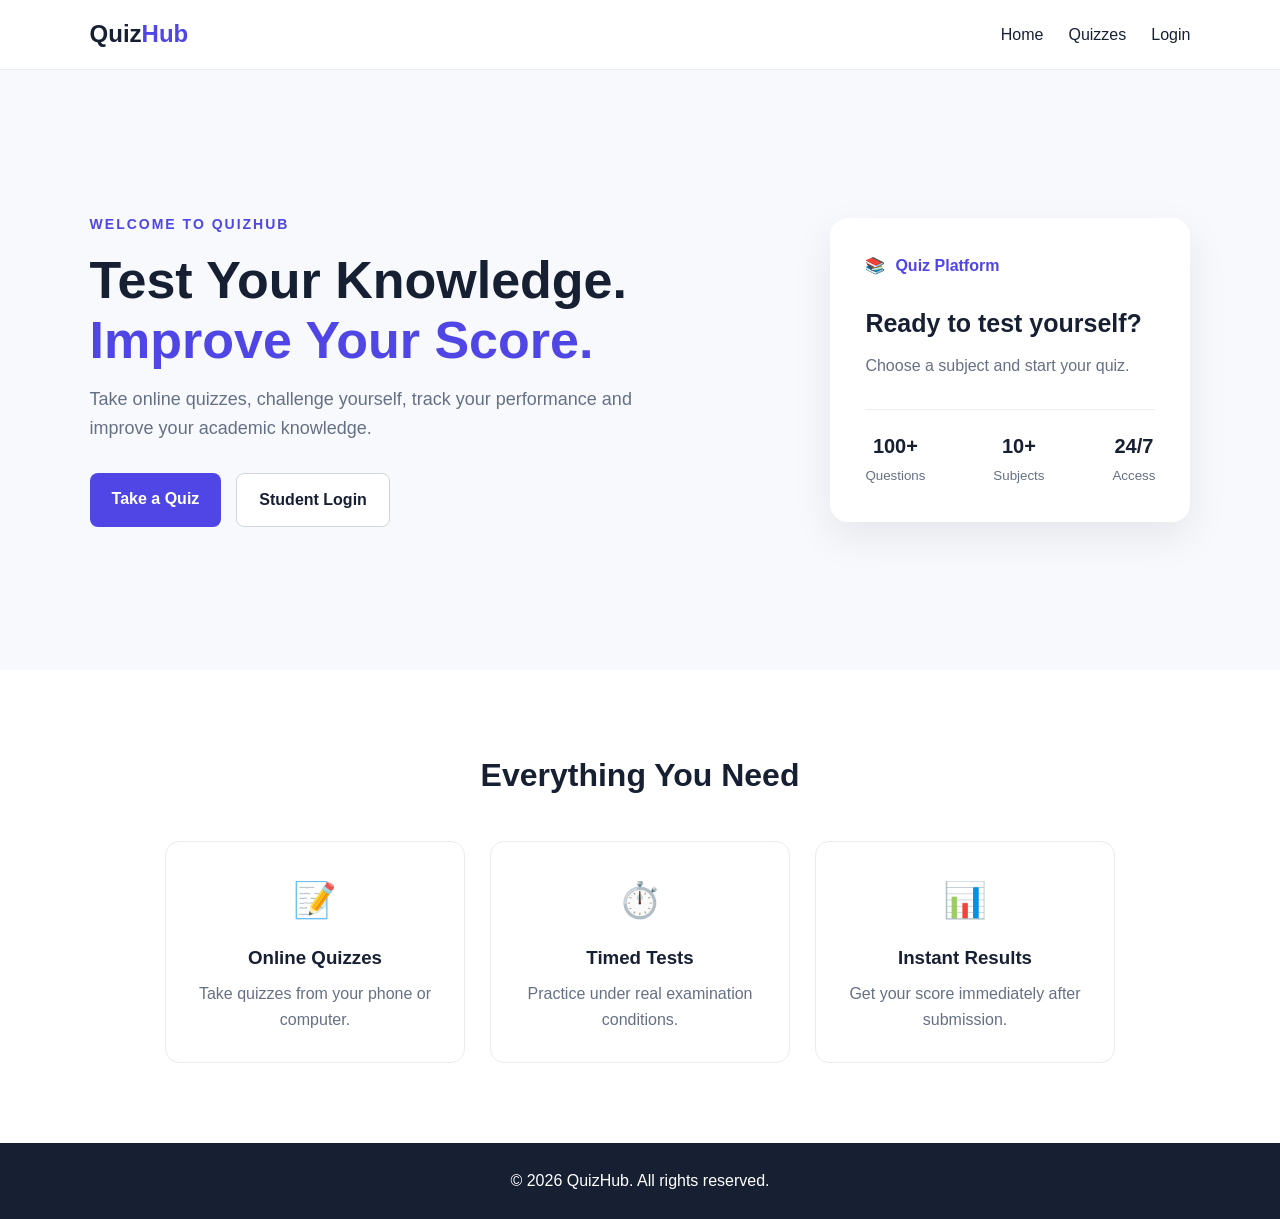
<file: Index.html>
<!DOCTYPE html>
<html lang="en">
<head>
    <meta charset="UTF-8">
    <meta name="viewport" content="width=device-width, initial-scale=1.0">

    <title>Student Quiz Platform</title>

    <link rel="stylesheet" href="css/style.css">
</head>

<body>

    <!-- Navigation -->
    <header class="navbar">
        <div class="logo">Quiz<span>Hub</span></div>

        <nav>
            <a href="index.html">Home</a>
            <a href="student/quizzes.html">Quizzes</a>
            <a href="login.html">Login</a>
        </nav>
    </header>


    <!-- Hero Section -->
    <main>

        <section class="hero">

            <div class="hero-text">
                <p class="welcome">WELCOME TO QUIZHUB</p>

                <h1>
                    Test Your Knowledge.
                    <span>Improve Your Score.</span>
                </h1>

                <p>
                    Take online quizzes, challenge yourself,
                    track your performance and improve your
                    academic knowledge.
                </p>

                <div class="hero-buttons">
                    <a href="student/quizzes.html" class="btn primary">
                        Take a Quiz
                    </a>

                    <a href="login.html" class="btn secondary">
                        Student Login
                    </a>
                </div>
            </div>


            <div class="quiz-card">

                <div class="card-top">
                    <span>📚</span>
                    <span>Quiz Platform</span>
                </div>

                <h2>Ready to test yourself?</h2>

                <p>
                    Choose a subject and start your quiz.
                </p>

                <div class="stats">
                    <div>
                        <strong>100+</strong>
                        <small>Questions</small>
                    </div>

                    <div>
                        <strong>10+</strong>
                        <small>Subjects</small>
                    </div>

                    <div>
                        <strong>24/7</strong>
                        <small>Access</small>
                    </div>
                </div>

            </div>

        </section>


        <!-- Features -->
        <section class="features">

            <h2>Everything You Need</h2>

            <div class="feature-container">

                <div class="feature">
                    <div class="icon">📝</div>
                    <h3>Online Quizzes</h3>
                    <p>
                        Take quizzes from your phone or computer.
                    </p>
                </div>

                <div class="feature">
                    <div class="icon">⏱️</div>
                    <h3>Timed Tests</h3>
                    <p>
                        Practice under real examination conditions.
                    </p>
                </div>

                <div class="feature">
                    <div class="icon">📊</div>
                    <h3>Instant Results</h3>
                    <p>
                        Get your score immediately after submission.
                    </p>
                </div>

            </div>

        </section>

    </main>


    <!-- Footer -->
    <footer>
        <p>© 2026 QuizHub. All rights reserved.</p>
    </footer>

</body>
</html>
</file>
<file: css/style.css>
* {
    margin: 0;
    padding: 0;
    box-sizing: border-box;
}

body {
    font-family: Arial, sans-serif;
    background: #f7f9fc;
    color: #172033;
    line-height: 1.6;
}

/* NAVBAR */

.navbar {
    height: 70px;
    padding: 0 7%;
    background: white;

    display: flex;
    align-items: center;
    justify-content: space-between;

    border-bottom: 1px solid #e8ebf0;
}

.logo {
    font-size: 24px;
    font-weight: bold;
}

.logo span {
    color: #4f46e5;
}

.navbar nav {
    display: flex;
    gap: 25px;
}

.navbar a {
    text-decoration: none;
    color: #172033;
    font-weight: 500;
}

.navbar a:hover {
    color: #4f46e5;
}


/* HERO */

.hero {
    min-height: 600px;
    padding: 80px 7%;

    display: flex;
    align-items: center;
    justify-content: space-between;
    gap: 50px;
}

.hero-text {
    max-width: 600px;
}

.welcome {
    color: #4f46e5;
    font-size: 14px;
    font-weight: bold;
    letter-spacing: 2px;
}

.hero h1 {
    font-size: 52px;
    line-height: 1.15;
    margin: 15px 0;
}

.hero h1 span {
    color: #4f46e5;
}

.hero-text > p:not(.welcome) {
    color: #667085;
    font-size: 18px;
    margin-bottom: 30px;
}

.hero-buttons {
    display: flex;
    gap: 15px;
}

.btn {
    display: inline-block;
    padding: 13px 22px;
    border-radius: 8px;
    text-decoration: none;
    font-weight: bold;
}

.primary {
    background: #4f46e5;
    color: white;
}

.secondary {
    border: 1px solid #d0d5dd;
    color: #172033;
    background: white;
}


/* QUIZ CARD */

.quiz-card {
    width: 360px;
    padding: 35px;

    background: white;
    border-radius: 18px;

    box-shadow: 0 15px 40px rgba(0, 0, 0, 0.08);
}

.card-top {
    display: flex;
    gap: 10px;
    align-items: center;

    color: #4f46e5;
    font-weight: bold;

    margin-bottom: 25px;
}

.quiz-card h2 {
    font-size: 25px;
    margin-bottom: 10px;
}

.quiz-card p {
    color: #667085;
}

.stats {
    display: flex;
    justify-content: space-between;

    margin-top: 30px;
    padding-top: 20px;

    border-top: 1px solid #eee;
}

.stats div {
    text-align: center;
}

.stats strong {
    display: block;
    font-size: 20px;
}

.stats small {
    color: #667085;
}


/* FEATURES */

.features {
    padding: 80px 7%;
    background: white;
    text-align: center;
}

.features > h2 {
    font-size: 32px;
    margin-bottom: 40px;
}

.feature-container {
    display: flex;
    justify-content: center;
    gap: 25px;
}

.feature {
    max-width: 300px;
    padding: 30px;
    border: 1px solid #e8ebf0;
    border-radius: 14px;
}

.icon {
    font-size: 35px;
    margin-bottom: 15px;
}

.feature h3 {
    margin-bottom: 8px;
}

.feature p {
    color: #667085;
}


/* FOOTER */

footer {
    text-align: center;
    padding: 25px;
    background: #172033;
    color: white;
}


/* MOBILE */

@media (max-width: 768px) {

    .navbar {
        padding: 0 5%;
    }

    .navbar nav {
        gap: 12px;
    }

    .navbar nav a:nth-child(2) {
        display: none;
    }

    .hero {
        padding: 60px 5%;
        flex-direction: column;
        text-align: center;
    }

    .hero h1 {
        font-size: 38px;
    }

    .hero-buttons {
        justify-content: center;
    }

    .quiz-card {
        width: 100%;
        max-width: 380px;
    }

    .feature-container {
        flex-direction: column;
        align-items: center;
    }

    .feature {
        width: 100%;
    }
  }
</file>
